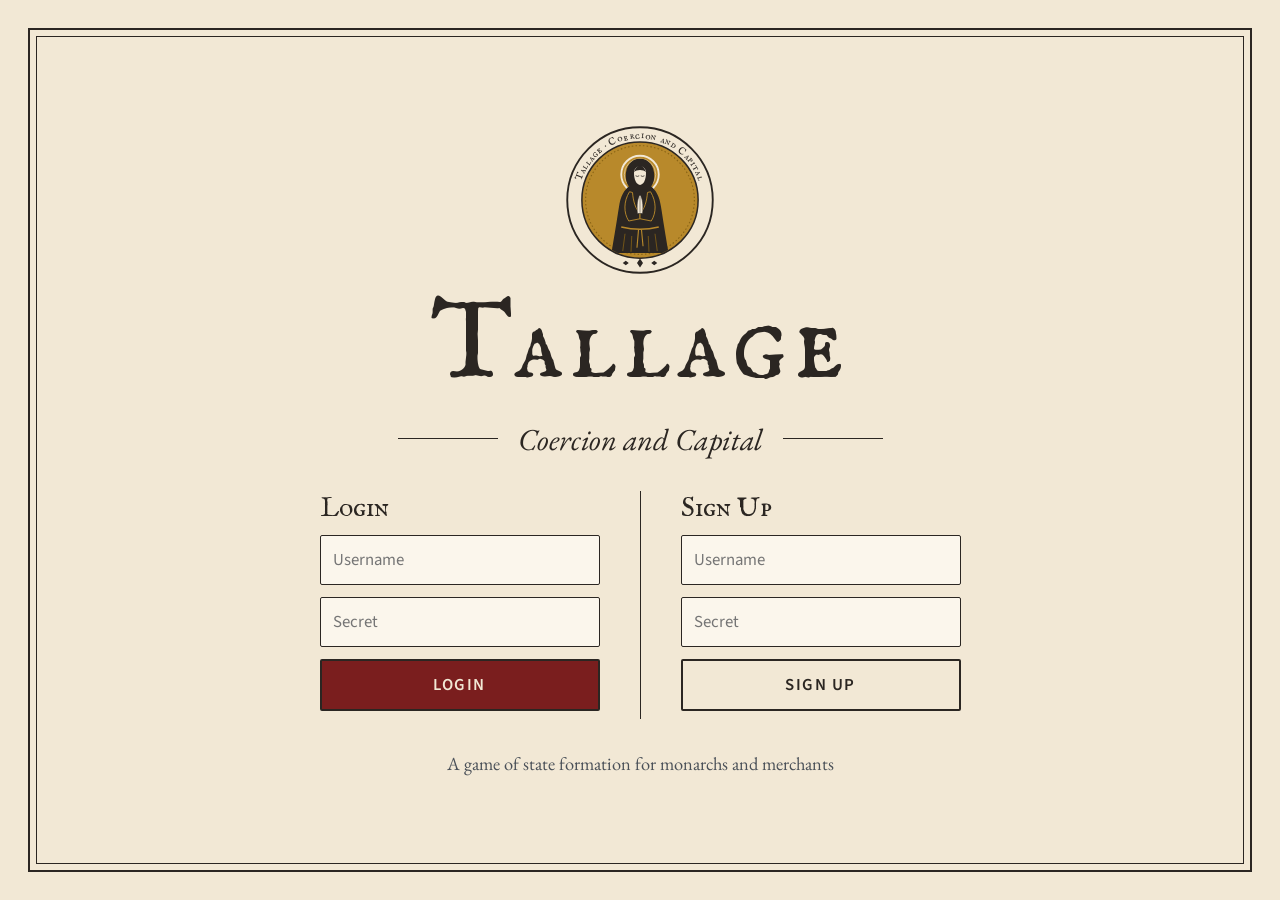
<file: static/index.html>
<!DOCTYPE html>
<html lang="en">
<head>
    <meta charset="UTF-8">
    <meta name="viewport" content="width=device-width, initial-scale=1.0">
    <title>Tallage: Coercion and Capital</title>
    <link rel="icon" type="image/svg+xml" href="favicon.svg">
    <link rel="stylesheet" href="style.css">
</head>
<body>
    <div id="app">
        <div id="login-screen" class="screen">
            <div class="title-frame">
                <div class="title-frame-inner">
                    <svg class="seal" width="150" height="150" viewBox="0 0 400 400" role="img" aria-label="Seal: a hooded monk in prayer">
                        <defs><clipPath id="cm"><circle cx="200" cy="200" r="153"></circle></clipPath>
                        <path id="rm" d="M36 200 a164 164 0 0 1 328 0"></path></defs>
                        <circle cx="200" cy="200" r="194" fill="#F2E8D5" stroke="#2B2622" stroke-width="5"></circle>
                        <circle cx="200" cy="200" r="155" fill="#B8892B" stroke="#2B2622" stroke-width="4"></circle>
                        <circle cx="200" cy="200" r="145" fill="none" stroke="#8A6414" stroke-width="3" stroke-dasharray="4 6"></circle>
                        <text font-family="'IM Fell English SC', Georgia, serif" font-size="27" fill="#2B2622" letter-spacing="2" text-anchor="middle"><textPath href="#rm" startOffset="50%">Tallage · Coercion and Capital</textPath></text>
                        <path d="M200 356 L208 368 L200 380 L192 368 Z M162 362 L170 368 L162 374 L154 368 Z M238 362 L246 368 L238 374 L230 368 Z" fill="#2B2622"></path>
                        <g clip-path="url(#cm)"><g>
                        <circle cx="200" cy="132" r="50" fill="none" stroke="#F2E8D5" stroke-width="5"></circle>
                        <circle cx="200" cy="132" r="42" fill="none" stroke="#F2E8D5" stroke-width="1.5"></circle>
                        <path d="M176 160 C156 172 148 192 144 218 C138 256 132 294 124 340 L276 340 C268 294 262 256 256 218 C252 192 244 172 224 160 Z" fill="#2B2622"></path>
                        <path d="M200 90 C176 90 162 110 162 136 C162 152 168 164 178 172 L222 172 C232 164 238 152 238 136 C238 110 224 90 200 90 Z" fill="#2B2622"></path>
                        <path d="M184 128 C184 116 192 110 200 110 C208 110 216 116 216 128 C216 146 210 158 200 160 C190 158 184 146 184 128 Z" fill="#F2E8D5"></path>
                        <path d="M184 126 C190 118 210 118 216 126 C212 114 206 108 200 108 C194 108 188 114 184 126 Z" fill="#2B2622"></path>
                        <path d="M189 136 q4 3 8 0 M203 136 q4 3 8 0" fill="none" stroke="#2B2622" stroke-width="2" stroke-linecap="round"></path>
                        <path d="M150 272 Q200 284 250 272" fill="none" stroke="#B8892B" stroke-width="4"></path>
                        <path d="M196 280 L192 326 M204 280 L208 322" fill="none" stroke="#B8892B" stroke-width="3" stroke-linecap="round"></path>
                        <path d="M160 290 L154 336 M240 290 L246 336 M178 296 L176 338 M222 296 L224 338" fill="none" stroke="#8A6414" stroke-width="2"></path>
                        <path d="M172 178 C156 204 156 234 170 256 L200 250 L200 236 C188 224 182 204 180 180 Z" fill="#2B2622" stroke="#B8892B" stroke-width="2.5" stroke-linejoin="round"></path>
                        <path d="M228 178 C244 204 244 234 230 256 L200 250 L200 236 C212 224 218 204 220 180 Z" fill="#2B2622" stroke="#B8892B" stroke-width="2.5" stroke-linejoin="round"></path>
                        <path d="M200 186 C207 196 209 212 207 236 L193 236 C191 212 193 196 200 186 Z" fill="#F2E8D5" stroke="#2B2622" stroke-width="1.5"></path>
                        <path d="M200 192 L200 234" stroke="#2B2622" stroke-width="1.2"></path>
                        <path d="M110 340 L290 340" stroke="#2B2622" stroke-width="3"></path>
                        </g></g>
                    </svg>
                    <h1>Tallage</h1>
                    <div class="subtitle">
                        <span class="rule"></span>
                        <p>Coercion and Capital</p>
                        <span class="rule"></span>
                    </div>

                    <div class="auth-container">
                        <div class="auth-pane">
                            <h2>Login</h2>
                            <div class="form">
                                <input type="text" id="login-username" placeholder="Username">
                                <input type="password" id="login-secret" placeholder="Secret">
                                <button id="login-btn" class="btn btn-primary">Login</button>
                            </div>
                            <p id="login-error" class="error"></p>
                        </div>

                        <div class="auth-divider"></div>

                        <div class="auth-pane">
                            <h2>Sign Up</h2>
                            <div class="form">
                                <input type="text" id="signup-username" placeholder="Username">
                                <input type="password" id="signup-secret" placeholder="Secret">
                                <button id="signup-btn" class="btn">Sign Up</button>
                            </div>
                            <p id="signup-error" class="error"></p>
                        </div>
                    </div>

                    <p class="tagline">A game of state formation for monarchs and merchants</p>
                </div>
            </div>
        </div>

        <div id="game-screen" class="screen hidden">
            <header>
                <div class="header-title">Tallage</div>
                <div id="phase-display">
                    <span id="phase-info"></span>
                    <ol id="phase-track">
                        <li data-phase="taxation">Taxation</li>
                        <li data-phase="spending">Spending</li>
                        <li data-phase="war">War</li>
                        <li data-phase="assessment">Assessment</li>
                    </ol>
                </div>
                <div id="header-info">
                    <span id="settings-info"></span>
                    <span id="user-info"></span>
                    <button id="logout-btn">Logout</button>
                </div>
            </header>

            <div id="admin-bar" class="hidden">
                <div class="admin-bar-players">
                    <div class="admin-bar-label">
                        Players
                        <span id="ready-count"></span>
                    </div>
                    <div id="connected-players-list"></div>
                </div>
                <button id="advance-btn" class="btn btn-primary">Advance Phase</button>
            </div>

            <div id="game-content">
                <div id="state-panel" class="panel">
                    <h2>The Realms</h2>
                    <div id="countries-display"></div>
                    <h2>Merchants</h2>
                    <div id="merchants-display"></div>
                </div>

                <div id="actions-panel" class="panel">
                    <div id="my-panel" class="hidden"></div>
                    <h2 id="actions-title">Your Moves</h2>
                    <div id="actions-list"></div>
                    <div id="rejected-actions-container" style="display: none;">
                        <h3>Rejected</h3>
                        <div id="rejected-actions-list"></div>
                    </div>
                    <h3 id="queued-title">Queued Moves</h3>
                    <div id="queued-actions-list"></div>
                    <div id="ready-container" class="hidden">
                        <button id="ready-btn" class="btn">I'm done with this phase</button>
                        <p id="ready-note">Let the admin know you have finished your moves.</p>
                    </div>
                </div>

                <div id="history-panel" class="panel">
                    <h2>Chronicle</h2>
                    <div id="game-name-display"></div>
                    <div id="history-display"></div>
                </div>

                <div id="admin-panel" class="panel hidden">
                    <h2>Admin</h2>

                    <div class="admin-section">
                        <a class="admin-btn admin-link" href="board.html" target="_blank" rel="noopener">Open the Projector Board</a>
                        <p class="settings-label">The screen for the front of the room. It shows only what everyone may see, and you step through each phase on it yourself. Keep it on this machine rather than sharing the link.</p>
                    </div>

                    <details class="admin-group" open>
                        <summary>Reports</summary>

                        <div class="admin-section">
                            <h3>Merchant Votes</h3>
                            <div id="vote-report"><div class="no-players">No votes yet</div></div>
                        </div>

                        <div class="admin-section">
                            <h3>War Report</h3>
                            <div id="war-report"><div class="no-players">No war fought yet</div></div>
                        </div>
                    </details>

                    <details class="admin-group">
                        <summary>Game Setup</summary>

                        <div class="admin-section">
                            <h3>Game Settings</h3>
                            <label for="investment-return" class="settings-label">Investment return (% of the gold invested)</label>
                            <input type="number" id="investment-return" min="0" max="500" step="10" value="200">
                            <label class="settings-toggle">
                                <input type="checkbox" id="open-game">
                                Open game: every player sees every move
                            </label>
                            <button id="save-settings-btn" class="admin-btn">Save Settings</button>
                            <p id="settings-note" class="admin-note"></p>
                        </div>

                        <div class="admin-section">
                            <h3>Add Country</h3>
                            <input type="text" id="new-country-id" placeholder="Country Name">
                            <select id="new-monarch-id">
                                <option value="">Select Monarch...</option>
                            </select>
                            <button id="add-country-btn" class="admin-btn">Add Country</button>
                        </div>

                        <div class="admin-section">
                            <h3>Add Merchant</h3>
                            <select id="new-merchant-id">
                                <option value="">Select Merchant...</option>
                            </select>
                            <select id="merchant-country-select"></select>
                            <button id="add-merchant-btn" class="admin-btn">Add Merchant</button>
                        </div>

                        <div class="admin-section">
                            <h3>Change Player Role</h3>
                            <select id="assign-player-id">
                                <option value="">Select Player...</option>
                            </select>
                            <select id="assign-role">
                                <option value="merchant">Merchant</option>
                                <option value="monarch">Monarch</option>
                                <option value="none">Remove from game</option>
                            </select>
                            <select id="assign-country-select"></select>
                            <button id="assign-role-btn" class="admin-btn">Change Role</button>
                            <p id="assign-role-note" class="admin-note"></p>
                        </div>

                        <div class="admin-section">
                            <h3>End Game</h3>
                            <p class="settings-label">Turns the projector board into the end-game summary: the final standings, every merchant's gold revealed at last, and the story of the game round by round. The game itself keeps running, and you can put the live board back whenever you like.</p>
                            <button id="end-game-btn" class="admin-btn">End Game</button>
                            <div id="end-game-confirm" class="hidden">
                                <p class="admin-note error">This shows the whole room every merchant's hidden gold. Only do it when the game really is over.</p>
                                <button id="end-game-yes" class="admin-btn danger">Yes, Show The Summary</button>
                                <button id="end-game-cancel" class="admin-btn">Cancel</button>
                            </div>
                            <button id="end-game-back" class="admin-btn hidden">Back To The Live Board</button>
                            <p id="end-game-note" class="admin-note"></p>
                        </div>

                        <div class="admin-section">
                            <h3>New Game</h3>
                            <p class="settings-label">Clears the board, the queued moves and the history, and starts again at round 1. Players stay logged in and the settings above are kept.</p>
                            <button id="new-game-btn" class="admin-btn">New Game</button>
                            <div id="new-game-confirm" class="hidden">
                                <p class="admin-note error">This wipes the game in progress. It cannot be undone.</p>
                                <button id="new-game-yes" class="admin-btn danger">Yes, Start A New Game</button>
                                <button id="new-game-cancel" class="admin-btn">Cancel</button>
                            </div>
                            <p id="new-game-note" class="admin-note"></p>
                        </div>
                    </details>
                </div>
            </div>
        </div>
    </div>

    <script src="app.js"></script>
</body>
</html>
</file>
<file: static/style.css>
/* Tallage visual style: parchment, ink and three faction colours.
   Fonts are stored in static/fonts so the game works without internet. */

@font-face {
    font-family: 'IM Fell English SC';
    font-style: normal;
    font-weight: 400;
    font-display: swap;
    src: url(fonts/im-fell-english-sc.woff2) format('woff2');
}

@font-face {
    font-family: 'EB Garamond';
    font-style: normal;
    font-weight: 400 600;
    font-display: swap;
    src: url(fonts/eb-garamond.woff2) format('woff2');
}

@font-face {
    font-family: 'EB Garamond';
    font-style: italic;
    font-weight: 400;
    font-display: swap;
    src: url(fonts/eb-garamond-italic.woff2) format('woff2');
}

@font-face {
    font-family: 'Source Sans 3';
    font-style: normal;
    font-weight: 400 700;
    font-display: swap;
    src: url(fonts/source-sans-3.woff2) format('woff2');
}

:root {
    --parchment: #F2E8D5;
    --card: #FBF6EC;
    --ink: #2B2622;
    --iron: #4A5058;
    --rule: #C9BBA0;
    --purple: #5B2C6F;
    --oxblood: #7A1E1E;
    --oxblood-dark: #5A1414;
    --brass: #B8892B;
    --brass-dark: #8A6414;
    --brass-light: #D9B45A;
    /* Not in the style kit: a muted green for "done" and success */
    --green: #2F6B3A;
    --green-tint: #E3EDDC;

    --font-title: 'IM Fell English SC', Georgia, serif;
    --font-text: 'EB Garamond', Georgia, serif;
    --font-ui: 'Source Sans 3', system-ui, sans-serif;
}

* {
    margin: 0;
    padding: 0;
    box-sizing: border-box;
}

body {
    font-family: var(--font-ui);
    font-size: 16px;
    background: var(--parchment);
    color: var(--ink);
    min-height: 100vh;
}

#app,
.screen {
    min-height: 100vh;
}

.hidden {
    display: none !important;
}

.num {
    font-variant-numeric: tabular-nums;
}

/* ---------- Buttons and fields ---------- */

.btn {
    min-height: 52px;
    padding: 0 1.5rem;
    background: transparent;
    color: var(--ink);
    border: 2px solid var(--ink);
    border-radius: 2px;
    font-family: var(--font-ui);
    font-size: 1.05rem;
    font-weight: 600;
    letter-spacing: 1.5px;
    text-transform: uppercase;
    cursor: pointer;
    transition: background 0.15s, color 0.15s;
}

.btn:hover {
    background: var(--ink);
    color: var(--parchment);
}

.btn-primary {
    background: var(--oxblood);
    color: var(--parchment);
}

.btn-primary:hover:not(:disabled) {
    background: var(--oxblood-dark);
}

.btn:disabled {
    background: var(--rule);
    border-color: var(--iron);
    color: var(--iron);
    cursor: not-allowed;
}

input[type="text"],
input[type="password"],
input[type="number"],
select {
    font-family: var(--font-ui);
    font-size: 1rem;
    color: var(--ink);
    background: var(--card);
    border: 1.5px solid var(--ink);
    border-radius: 2px;
}

input:focus,
select:focus,
button:focus-visible,
summary:focus-visible {
    outline: 3px solid var(--brass);
    outline-offset: 1px;
}

.error {
    color: var(--oxblood);
    font-weight: 600;
}

/* ---------- Login screen ---------- */

#login-screen {
    padding: 28px;
    display: flex;
}

.title-frame {
    flex: 1;
    border: 2px solid var(--ink);
    padding: 6px;
    display: flex;
}

.title-frame-inner {
    flex: 1;
    border: 1px solid var(--ink);
    display: flex;
    flex-direction: column;
    align-items: center;
    justify-content: center;
    gap: 1rem;
    padding: 2rem 1rem;
}

.seal {
    width: 150px;
    height: 150px;
}

#login-screen h1 {
    font-family: var(--font-title);
    font-weight: 400;
    font-size: clamp(3.5rem, 9vw, 7rem);
    line-height: 1;
    letter-spacing: 6px;
}

.subtitle {
    display: flex;
    align-items: center;
    gap: 1.25rem;
}

.subtitle p {
    font-family: var(--font-text);
    font-style: italic;
    font-size: 1.9rem;
}

.subtitle .rule {
    width: 100px;
    height: 1px;
    background: var(--ink);
}

.auth-container {
    display: flex;
    gap: 2.5rem;
    align-items: flex-start;
    margin-top: 1rem;
}

.auth-pane h2 {
    font-family: var(--font-title);
    font-weight: 400;
    font-size: 1.7rem;
    margin-bottom: 0.6rem;
}

.auth-pane .error {
    margin-top: 0.5rem;
    max-width: 280px;
}

.auth-divider {
    width: 1px;
    align-self: stretch;
    background: var(--ink);
}

.form {
    display: flex;
    flex-direction: column;
    gap: 0.75rem;
    width: 280px;
}

.form input {
    padding: 0.75rem;
    font-size: 1.05rem;
}

.tagline {
    margin-top: 1rem;
    font-family: var(--font-text);
    font-size: 1.15rem;
    color: var(--iron);
    text-align: center;
}

/* ---------- Header ---------- */

#game-screen {
    display: flex;
    flex-direction: column;
    height: 100vh;
}

header {
    display: flex;
    align-items: center;
    justify-content: space-between;
    gap: 1.5rem;
    padding: 0.6rem 1.5rem;
    background: var(--ink);
    color: var(--parchment);
    flex-wrap: wrap;
}

.header-title {
    font-family: var(--font-title);
    font-size: 1.9rem;
    letter-spacing: 3px;
}

#phase-display {
    display: flex;
    align-items: center;
    gap: 1.25rem;
    font-weight: 600;
    text-transform: uppercase;
    letter-spacing: 1px;
}

#phase-info {
    font-size: 1.05rem;
}

#phase-track {
    display: flex;
    list-style: none;
    gap: 0.25rem;
}

#phase-track li {
    padding: 0.3rem 0.7rem;
    font-size: 0.9rem;
    color: #A89F92;
    border: 1.5px solid transparent;
}

#phase-track li + li::before {
    content: '›';
    margin-right: 0.6rem;
    margin-left: -0.45rem;
    color: #6E665C;
}

#phase-track li.done {
    color: #D8CDB8;
}

#phase-track li.current {
    color: var(--ink);
    background: var(--brass-light);
    border-color: var(--brass-light);
}

#phase-track li.current::before {
    color: var(--ink);
}

#header-info {
    display: flex;
    gap: 1.25rem;
    align-items: center;
}

#settings-info {
    color: #D8CDB8;
    font-size: 0.9rem;
}

#user-info {
    font-family: var(--font-text);
    font-size: 1.2rem;
    font-weight: 600;
}

#logout-btn {
    min-height: 36px;
    padding: 0 0.9rem;
    background: transparent;
    color: var(--parchment);
    border: 1.5px solid var(--parchment);
    border-radius: 2px;
    font-family: var(--font-ui);
    font-size: 0.85rem;
    font-weight: 600;
    letter-spacing: 1px;
    text-transform: uppercase;
    cursor: pointer;
}

#logout-btn:hover {
    background: var(--oxblood);
    border-color: var(--oxblood);
}

/* ---------- Admin bar: who is done, and the Advance button ---------- */

#admin-bar {
    display: flex;
    align-items: center;
    gap: 1.5rem;
    padding: 0.6rem 1.5rem;
    background: var(--card);
    border-bottom: 2px solid var(--ink);
}

.admin-bar-players {
    flex: 1;
    display: flex;
    align-items: center;
    gap: 1rem;
    min-width: 0;
}

.admin-bar-label {
    font-size: 0.85rem;
    font-weight: 700;
    letter-spacing: 1.5px;
    text-transform: uppercase;
    color: var(--iron);
    white-space: nowrap;
    display: flex;
    flex-direction: column;
}

#ready-count {
    font-size: 1.05rem;
    color: var(--ink);
    letter-spacing: 0;
    text-transform: none;
}

#ready-count.all-ready {
    color: var(--green);
}

#connected-players-list {
    display: flex;
    flex-wrap: wrap;
    gap: 0.35rem;
    max-height: 4.6rem;
    overflow-y: auto;
}

.player-tag {
    display: inline-block;
    padding: 0.2rem 0.6rem;
    border: 1.5px solid var(--iron);
    color: var(--iron);
    border-radius: 2px;
    font-size: 0.9rem;
    font-weight: 600;
}

.player-tag.ready {
    background: var(--green);
    border-color: var(--green);
    color: var(--parchment);
}

#advance-btn {
    white-space: nowrap;
}

/* ---------- Main grid ---------- */

#game-content {
    display: grid;
    gap: 1rem;
    padding: 1rem;
    flex: 1;
    min-height: 0;
}

/* Players: their own panel and moves, then the realms, then the chronicle */
.player-view #game-content {
    grid-template-columns: minmax(0, 1.1fr) minmax(0, 1.1fr) minmax(0, 0.8fr);
    grid-template-areas: "actions state history";
}

/* Admin: the realms get the most room; setup forms stay folded away */
.admin-view #game-content {
    grid-template-columns: minmax(0, 1.4fr) minmax(0, 1fr) minmax(0, 1fr) minmax(0, 0.9fr);
    grid-template-areas: "state actions history admin";
}

#state-panel { grid-area: state; }
#actions-panel { grid-area: actions; }
#history-panel { grid-area: history; }
#admin-panel { grid-area: admin; }

.panel {
    background: var(--parchment);
    border: 1.5px solid var(--ink);
    padding: 1rem 1.1rem;
    display: flex;
    flex-direction: column;
    overflow-y: auto;
    min-height: 0;
}

.panel h2 {
    font-family: var(--font-title);
    font-weight: 400;
    font-size: 1.6rem;
    line-height: 1.1;
    margin-bottom: 0.6rem;
}

.panel h2:not(:first-child) {
    margin-top: 1.25rem;
}

/* The admin has no panel of their own above the results */
.panel #my-panel.hidden + h2 {
    margin-top: 0;
}

.panel h3 {
    font-size: 0.85rem;
    font-weight: 700;
    letter-spacing: 1.5px;
    text-transform: uppercase;
    color: var(--iron);
    margin: 1.1rem 0 0.5rem;
}

.no-players,
.empty-note {
    color: var(--iron);
    font-style: italic;
    font-family: var(--font-text);
    font-size: 1.05rem;
}

/* ---------- Realms and merchants tables ---------- */

.realm-table {
    width: 100%;
    border-collapse: collapse;
    font-variant-numeric: tabular-nums;
}

.realm-table th {
    font-size: 0.75rem;
    font-weight: 700;
    letter-spacing: 1px;
    text-transform: uppercase;
    color: var(--iron);
    text-align: right;
    padding: 0 0.35rem 0.3rem;
    border-bottom: 1.5px solid var(--ink);
    white-space: nowrap;
}

.realm-table th:first-child {
    text-align: left;
    padding-left: 0;
}

.realm-table td {
    padding: 0.45rem 0.3rem;
    border-bottom: 1px solid var(--rule);
    text-align: right;
    font-size: 1.05rem;
    font-weight: 700;
    vertical-align: middle;
}

.realm-table td:first-child {
    text-align: left;
    padding-left: 0;
    font-weight: 400;
}

.realm-name-cell {
    display: flex;
    align-items: center;
    gap: 0.5rem;
}

.emblem {
    width: 26px;
    height: 26px;
    flex-shrink: 0;
}

.realm-name {
    font-family: var(--font-text);
    font-size: 1.2rem;
    font-weight: 600;
    line-height: 1.1;
}

.realm-sub {
    font-size: 0.85rem;
    color: var(--iron);
    line-height: 1.2;
}

.realm-table tr.is-you td {
    background: var(--card);
}

.realm-table tr.is-you td:first-child {
    box-shadow: inset 4px 0 0 var(--brass);
    padding-left: 0.5rem;
}

.you-tag {
    display: inline-block;
    margin-left: 0.3rem;
    padding: 0 0.35rem;
    background: var(--brass);
    color: var(--ink);
    font-family: var(--font-ui);
    font-size: 0.7rem;
    font-weight: 700;
    letter-spacing: 1px;
    text-transform: uppercase;
    vertical-align: middle;
}

.realm-table tr.defeated td {
    color: var(--iron);
    opacity: 0.6;
}

.realm-table tr.defeated .realm-name {
    text-decoration: line-through;
}

.hp-cell {
    min-width: 3rem;
}

.hp-bar {
    height: 5px;
    background: var(--rule);
    margin-top: 3px;
}

.hp-fill {
    height: 100%;
    background: var(--green);
}

.hp-fill.low {
    background: var(--oxblood);
}

/* Small marker: the country can still come back once from defeat */
.life-mark {
    color: var(--green);
    font-size: 0.8rem;
    cursor: help;
    margin-right: 0.15rem;
}

.life-mark.used {
    color: var(--oxblood);
}

.gold {
    color: var(--brass-dark);
}

.secret {
    color: var(--iron);
    font-weight: 400;
}

.stat-footnote {
    font-size: 0.85rem;
    color: var(--iron);
    margin-top: 0.4rem;
}

/* ---------- The player's own panel ---------- */

#my-panel {
    margin-bottom: 0.4rem;
}

.my-head {
    display: flex;
    align-items: center;
    gap: 0.9rem;
    margin-bottom: 0.8rem;
}

.my-head .emblem {
    width: 54px;
    height: 54px;
}

.my-role {
    font-size: 0.85rem;
    font-weight: 700;
    letter-spacing: 1.5px;
    text-transform: uppercase;
}

.my-role.monarch { color: var(--purple); }
.my-role.merchant { color: var(--brass-dark); }
.my-role.republic { color: var(--oxblood); }
.my-role.none { color: var(--iron); }

.my-name {
    font-family: var(--font-text);
    font-weight: 600;
    font-size: 1.9rem;
    line-height: 1.1;
}

.my-stats {
    display: grid;
    grid-template-columns: repeat(auto-fit, minmax(80px, 1fr));
    gap: 0.6rem;
}

.my-stat {
    padding: 0.5rem 0.65rem;
    background: var(--card);
    border: 1.5px solid var(--ink);
}

.my-stat-label {
    font-size: 0.8rem;
    font-weight: 700;
    letter-spacing: 1.5px;
    text-transform: uppercase;
    color: var(--iron);
}

.my-stat-value {
    font-size: 2rem;
    font-weight: 700;
    line-height: 1.1;
    font-variant-numeric: tabular-nums;
}

.my-stat-value.gold {
    color: var(--brass-dark);
}

.my-note {
    margin-top: 0.5rem;
    font-family: var(--font-text);
    font-size: 1.05rem;
    color: var(--iron);
}

.my-note.used {
    color: var(--oxblood);
}

/* ---------- Moves ---------- */

#actions-list {
    display: grid;
    grid-template-columns: repeat(auto-fill, minmax(180px, 1fr));
    gap: 0.5rem;
}

#actions-list > .no-players,
#actions-list > .empty-note,
#actions-list > .war-report-title,
#actions-list > .history-result {
    grid-column: 1 / -1;
}

.action-btn {
    min-height: 48px;
    padding: 0.4rem 0.8rem;
    background: transparent;
    color: var(--ink);
    border: 2px solid var(--ink);
    border-radius: 2px;
    font-family: var(--font-ui);
    font-size: 0.95rem;
    font-weight: 700;
    letter-spacing: 0.5px;
    text-transform: uppercase;
    cursor: pointer;
    text-align: center;
}

.action-btn:hover {
    background: var(--ink);
    color: var(--parchment);
}

/* Colour follows the style kit: purple for the crown's moves, brass for
   merchant gold, oxblood for revolts and attacks */
.action-btn.tone-crown {
    border-color: var(--purple);
    color: var(--purple);
}

.action-btn.tone-crown:hover {
    background: var(--purple);
    color: var(--parchment);
}

.action-btn.tone-coin {
    background: var(--brass);
    color: var(--ink);
}

.action-btn.tone-coin:hover {
    background: var(--brass-dark);
    color: var(--parchment);
}

.action-btn.tone-blood {
    background: var(--oxblood);
    color: var(--parchment);
}

.action-btn.tone-blood:hover {
    background: var(--oxblood-dark);
}

.action-with-amount {
    grid-column: 1 / -1;
    display: flex;
    align-items: center;
    gap: 0.5rem;
    padding: 0.35rem 0.35rem 0.35rem 0.8rem;
    background: var(--card);
    border: 1.5px solid var(--ink);
}

.action-label {
    flex: 1;
    font-size: 1rem;
    font-weight: 600;
}

.amount-input {
    width: 76px;
    padding: 0.45rem;
    font-size: 1.1rem;
    font-weight: 700;
    text-align: center;
    font-variant-numeric: tabular-nums;
}

.amount-input::-webkit-inner-spin-button {
    opacity: 1;
}

.action-with-amount .action-btn {
    min-height: 42px;
    min-width: 64px;
}

.queued-action-item {
    padding: 0.45rem 0.6rem;
    margin-bottom: 0.3rem;
    background: var(--card);
    border-left: 4px solid var(--ink);
    font-size: 1rem;
}

.queued-player {
    font-weight: 700;
}

.cancel-btn {
    width: 100%;
    margin-top: 0.4rem;
    min-height: 40px;
    background: transparent;
    color: var(--oxblood);
    border: 2px solid var(--oxblood);
    border-radius: 2px;
    font-family: var(--font-ui);
    font-size: 0.9rem;
    font-weight: 700;
    letter-spacing: 1px;
    text-transform: uppercase;
    cursor: pointer;
}

.cancel-btn:hover {
    background: var(--oxblood);
    color: var(--parchment);
}

#rejected-actions-container h3 {
    color: var(--oxblood);
}

.rejected-action-item {
    padding: 0.5rem 0.7rem;
    margin-bottom: 0.4rem;
    background: #F4E0DA;
    border-left: 4px solid var(--oxblood);
}

.rejected-reason {
    color: var(--oxblood);
    font-weight: 600;
    font-size: 0.95rem;
}

#ready-container {
    margin-top: 1rem;
}

#ready-btn {
    width: 100%;
}

#ready-btn.ready {
    background: var(--green);
    border-color: var(--green);
    color: var(--parchment);
}

#ready-note {
    margin-top: 0.4rem;
    color: var(--iron);
    font-size: 0.95rem;
}

/* ---------- Chronicle (history) ---------- */

#game-name-display {
    font-family: var(--font-text);
    font-style: italic;
    font-size: 1.05rem;
    color: var(--iron);
    margin-bottom: 0.6rem;
}

#game-name-display:empty {
    display: none;
}

.history-phase-group {
    margin-bottom: 0.5rem;
    border-bottom: 1px solid var(--rule);
}

.history-phase-header {
    list-style: none;
    cursor: pointer;
    font-weight: 700;
    font-size: 0.95rem;
    letter-spacing: 1px;
    text-transform: uppercase;
    padding: 0.4rem 0;
    display: flex;
    align-items: center;
    gap: 0.5rem;
}

.history-phase-header::-webkit-details-marker {
    display: none;
}

.history-phase-header::before {
    content: '▸';
    color: var(--iron);
    transition: transform 0.15s;
}

details[open] > .history-phase-header::before {
    transform: rotate(90deg);
}

.history-count {
    margin-left: auto;
    font-size: 0.8rem;
    font-weight: 600;
    color: var(--iron);
    letter-spacing: 0;
    text-transform: none;
}

.history-body {
    padding-bottom: 0.6rem;
}

.history-action-entry {
    padding: 0.2rem 0;
    font-size: 1rem;
    line-height: 1.35;
}

.history-player {
    font-weight: 700;
}

.history-time {
    color: var(--iron);
    font-size: 0.8rem;
    margin-left: 0.4rem;
}

.history-results-label {
    font-size: 0.75rem;
    font-weight: 700;
    letter-spacing: 1.5px;
    text-transform: uppercase;
    color: var(--iron);
    margin: 0.5rem 0 0.25rem;
}

.history-result {
    padding: 0.3rem 0.5rem;
    margin-bottom: 0.3rem;
    background: var(--card);
    border-left: 4px solid var(--iron);
    font-size: 1rem;
    line-height: 1.35;
}

.history-result.result-success { border-left-color: var(--green); }
.history-result.result-fail { border-left-color: var(--oxblood); }
.history-result.result-vote { border-left-color: var(--brass); }
.history-result.result-exile { border-left-color: var(--purple); }

/* ---------- Admin column ---------- */

.admin-group {
    border-top: 1.5px solid var(--ink);
}

.admin-group:last-child {
    border-bottom: 1.5px solid var(--ink);
}

.admin-group > summary {
    list-style: none;
    cursor: pointer;
    padding: 0.6rem 0;
    font-weight: 700;
    font-size: 1rem;
    letter-spacing: 1.5px;
    text-transform: uppercase;
    display: flex;
    align-items: center;
    gap: 0.5rem;
}

.admin-group > summary::-webkit-details-marker {
    display: none;
}

.admin-group > summary::before {
    content: '▸';
    color: var(--iron);
    transition: transform 0.15s;
}

.admin-group[open] > summary::before {
    transform: rotate(90deg);
}

.admin-section {
    padding-bottom: 0.9rem;
}

.admin-section h3 {
    margin-top: 0.2rem;
}

.admin-section input[type="text"],
.admin-section input[type="number"],
.admin-section select {
    width: 100%;
    padding: 0.5rem;
    margin-bottom: 0.45rem;
}

.admin-btn {
    width: 100%;
    min-height: 42px;
    padding: 0 1rem;
    background: transparent;
    color: var(--ink);
    border: 2px solid var(--ink);
    border-radius: 2px;
    font-family: var(--font-ui);
    font-size: 0.9rem;
    font-weight: 700;
    letter-spacing: 1px;
    text-transform: uppercase;
    cursor: pointer;
}

.admin-btn:hover {
    background: var(--ink);
    color: var(--parchment);
}

.admin-btn.danger {
    color: var(--oxblood);
    border-color: var(--oxblood);
    margin-bottom: 0.45rem;
}

.admin-btn.danger:hover {
    background: var(--oxblood);
    color: var(--parchment);
}

/* A link dressed as an admin button, for the projector board */
.admin-link {
    display: flex;
    align-items: center;
    justify-content: center;
    text-decoration: none;
}

.admin-note {
    font-size: 0.95rem;
    color: var(--green);
    margin-top: 0.4rem;
}

.admin-note.error {
    color: var(--oxblood);
}

.settings-label {
    display: block;
    font-size: 0.9rem;
    color: var(--iron);
    margin-bottom: 0.25rem;
}

.settings-toggle {
    display: flex;
    align-items: center;
    gap: 0.5rem;
    font-size: 0.95rem;
    margin-bottom: 0.5rem;
    cursor: pointer;
}

.settings-toggle input {
    width: 18px;
    height: 18px;
    accent-color: var(--oxblood);
}

/* Compact tables for the admin's war and vote reports */
.report-table {
    width: 100%;
    border-collapse: collapse;
    margin-bottom: 0.8rem;
}

.report-table th {
    font-size: 0.75rem;
    font-weight: 700;
    letter-spacing: 1px;
    text-transform: uppercase;
    color: var(--iron);
    text-align: left;
    padding: 0 0.4rem 0.3rem 0;
    border-bottom: 1.5px solid var(--ink);
}

.report-table td {
    padding: 0.45rem 0.4rem 0.45rem 0;
    border-bottom: 1px solid var(--rule);
    font-size: 0.95rem;
    line-height: 1.35;
    vertical-align: top;
}

.report-table tr:last-child td {
    border-bottom: none;
}

.war-report-title {
    font-family: var(--font-text);
    font-weight: 600;
    font-size: 1.2rem;
    margin: 0.2rem 0 0.35rem;
}

.war-battle {
    padding: 0.4rem 0.55rem;
    margin-bottom: 0.35rem;
    background: var(--card);
    border-left: 4px solid var(--ink);
    font-size: 0.95rem;
    line-height: 1.35;
}

.war-outcome {
    color: var(--iron);
    margin-top: 0.15rem;
}

.war-events {
    font-size: 0.95rem;
    color: var(--iron);
    padding-left: 1.2rem;
    margin-top: 0.4rem;
}

/* ---------- Smaller screens: stack the panels and let the page scroll ---------- */

/* Laptop-sized admin screens: two columns, and the page scrolls */
@media (max-width: 1280px) {
    .admin-view#game-screen {
        height: auto;
        min-height: 100vh;
    }

    .admin-view #game-content {
        grid-template-columns: minmax(0, 1.3fr) minmax(0, 1fr);
        grid-template-areas:
            "state actions"
            "history admin";
    }

    .admin-view .panel {
        max-height: 75vh;
    }
}

@media (max-width: 1100px) {
    #game-screen {
        height: auto;
        min-height: 100vh;
    }

    .player-view #game-content {
        grid-template-columns: minmax(0, 1fr) minmax(0, 1fr);
        grid-template-areas:
            "actions state"
            "history history";
    }

    .panel {
        max-height: none;
        overflow: visible;
    }
}

@media (max-width: 760px) {
    header,
    #admin-bar {
        padding: 0.6rem 1rem;
    }

    #admin-bar {
        flex-direction: column;
        align-items: stretch;
    }

    .player-view #game-content,
    .admin-view #game-content {
        grid-template-columns: minmax(0, 1fr);
        grid-template-areas: "actions" "state" "history" "admin";
    }

    .admin-view #game-content {
        grid-template-areas: "actions" "state" "admin" "history";
    }

    .auth-container {
        flex-direction: column;
        gap: 1.5rem;
    }

    .auth-divider {
        display: none;
    }

    #phase-track li {
        padding: 0.2rem 0.4rem;
        font-size: 0.75rem;
    }
}
</file>
